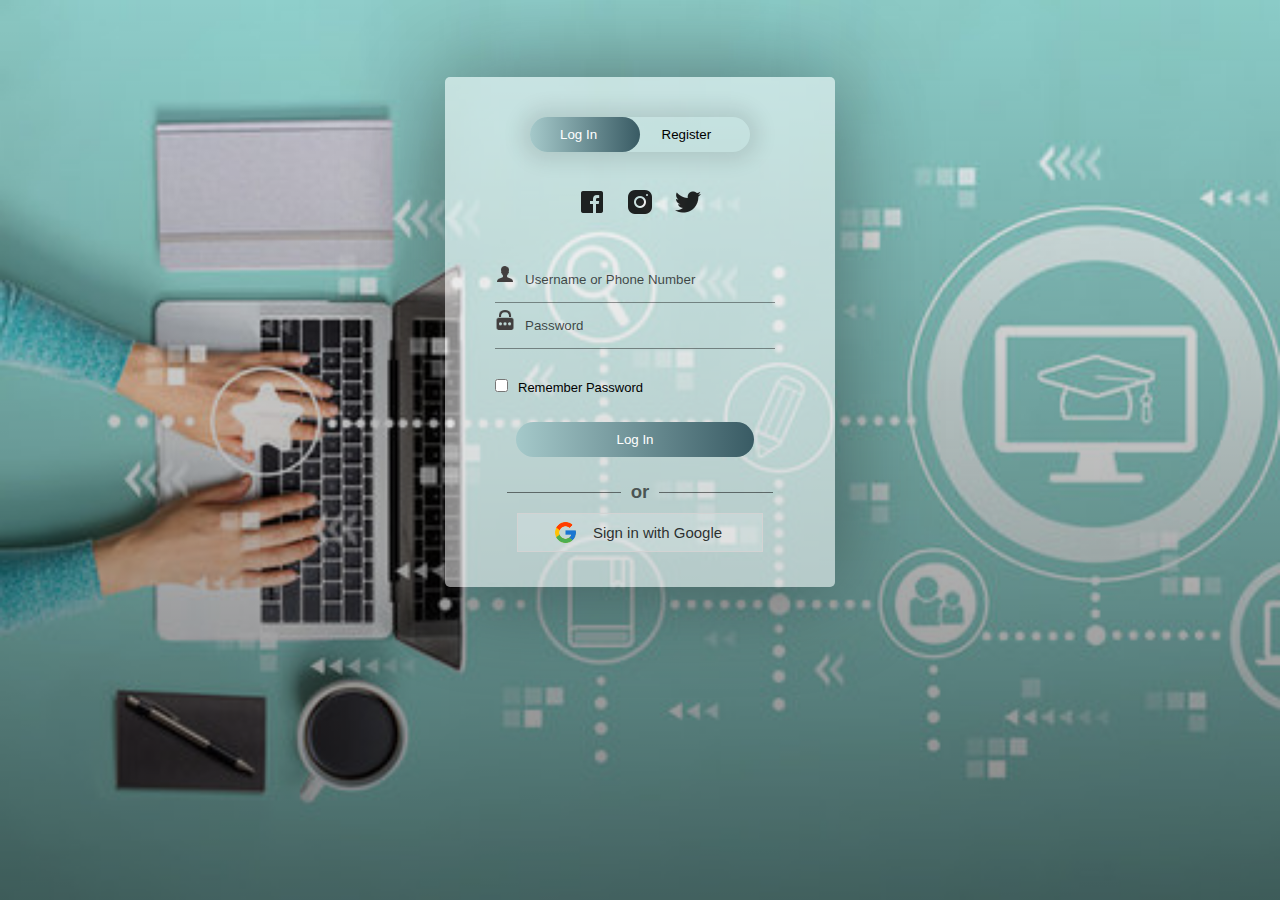
<file: login.html>
<!DOCTYPE html>
<html>
<head>
	<link rel="shortcut icon" type="png" href="images/icon/favicon.png">
	<title>Login SignUp</title>
	<link rel="stylesheet" type="text/css" href="loginStyle.css">
	<script src="https://ajax.googleapis.com/ajax/libs/jquery/3.4.1/jquery.min.js"></script>

  <!-- It will redirect to the Home Page after submitting the form -->
  <script>
  $(document).ready(function(){
    $("form").submit(function(){
      alert("Great Job !");
    });
  });
  </script>
</head>
<body>
		<div class="form-box">
			<div class="button-box">
				<div id="btn"></div>
				<button type="button" class="toggle-btn" id="log" onclick="login()" style="color: #fff;">Log In</button>
				<button type="button" class="toggle-btn" id="reg" onclick="register()">Register</button>
			</div>
			<div class="social-icons">
				<img src="images/icon/fb2.png">
				<img src="images/icon/insta2.png">
				<img src="images/icon/tt2.png">
			</div>
			
			<!-- Login Form -->
			<form id="login" class="input-group" action="index.html">
				<div class="inp">
					<img src="images/icon/user.png"><input type="text" id="email" class="input-field" placeholder="Username or Phone Number" style="width: 88%; border:none;" required="required">
				</div>
				<div class="inp">
					<img src="images/icon/password.png"><input type="password" id="password" class="input-field" placeholder="Password" style="width: 88%; border: none;" required="required">
				</div>
				<input type="checkbox" class="check-box">Remember Password
				<button type="submit" class="submit-btn">Log In</button>
			</form>


			<div class="other" id="other">
				<div class="instead">
					<h3>or</h3>
				</div>
				<button class="connect" onclick="google()">
					<img src="images/icon/google.png"><span>Sign in with Google</span>
				</button>
			</div>
			
			<!-- Registration Form -->
			<form id="register" class="input-group">
				<input type="text" class="input-field" placeholder="Full Name" required="required">
				<input type="email" class="input-field" placeholder="Email Address" required="required">
				<input type="password" class="input-field" placeholder="Create Password" name="psame" required="required">
				<input type="password" class="input-field" placeholder="Confirm Password" name="psame" required="required">
				<input type="checkbox" class="check-box" id="chkAgree" onclick="goFurther()">I agree to the Terms & Conditions
				<button type="submit" id="btnSubmit" class="submit-btn reg-btn">Register</button>
			</form>
		</div>
		<script type="text/javascript" src="script.js"></script>
</body>
</html>
</file>
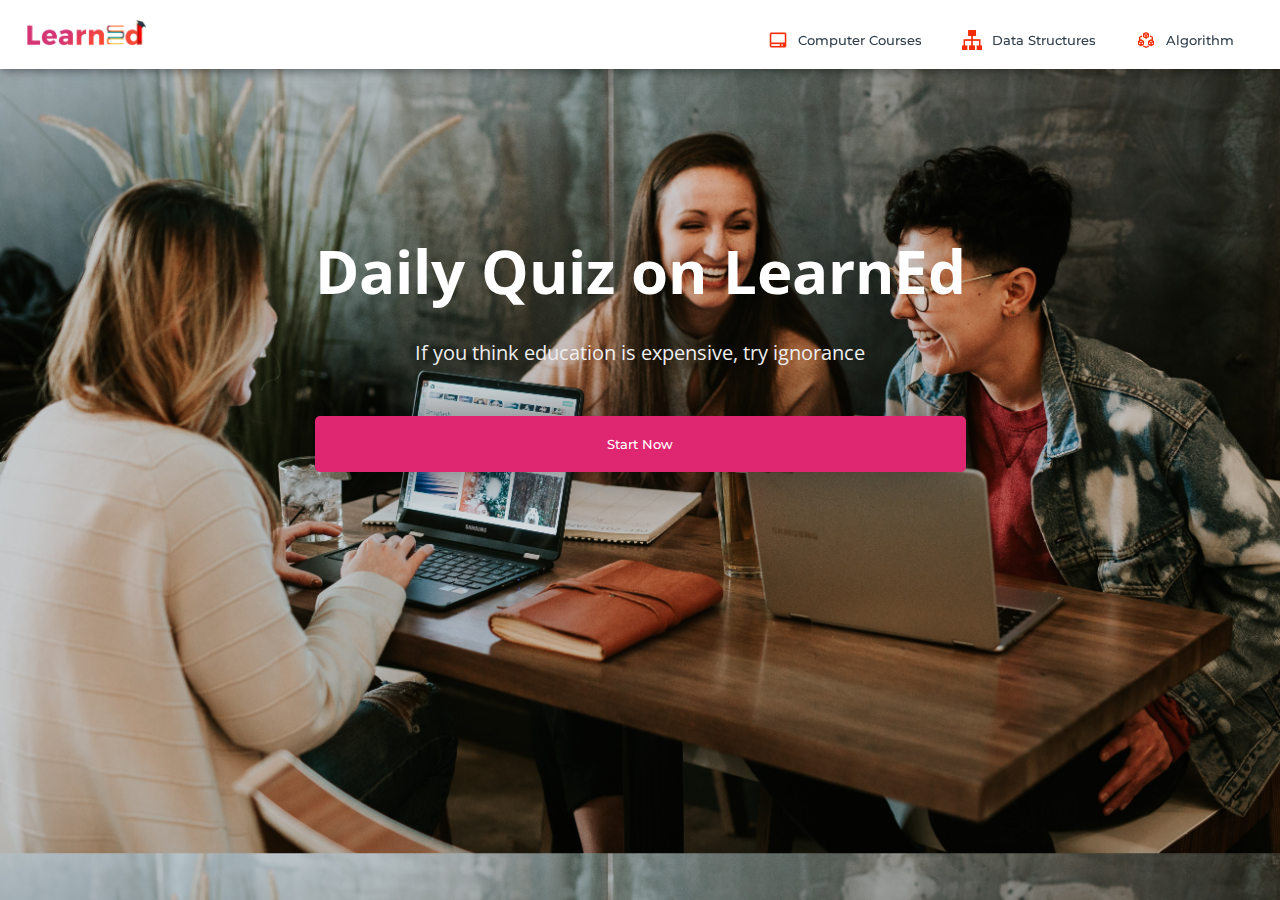
<file: subjects/algorithm.html>
<!DOCTYPE html>
<html>
<head>
	<link rel="shortcut icon" type="png" href="../images/icon/favicon.png">
	<title>Quiz on LearnEd</title>
	<link rel="stylesheet" type="text/css" href="quizStyle.css">
	<script type="text/javascript" src="../script.js"></script>
</head>
<body>
	
<!-- NAVIGATION -->
	<header>
		<div class="nav" id="nav">
			<div id="learned-logo">
			<a href="../index.html"><img src="../images/icon/logo.png" style="width: 120px;"></a></div>
			<div class="switch-tab" id="switch-tab" onclick="switchTAB()"><img src="../images/icon/menu.png"></div>
			<ul id="list-switch">
				
				<li><a href="computer_courses.html"><img src="../images/courses/computer.png" class="icon">Computer Courses</a></li>
				<li><a href="computer_courses.html#data"><img src="../images/courses/data.png" class="icon">Data Structures</a></li>
				<li><a href="computer_courses.html#algo"><img src="../images/courses/algo.png" class="icon">Algorithm</a></li>

			</ul>
			<div class="search" id="search-switch">
				<input type="search" placeholder="Search" class="srch"><button id="srchbtn"><img src="../images/icon/search.png"></button>
			</div>
		</div>
	</header>
	

<!-- MAIN Heading of Page -->
	<div class="title" id="title">
		<span>Daily Quiz on LearnEd</span>
		<div class="shortdesc"><br>
			<p>If you think education is expensive, try ignorance</p>
		</div>
		<button onclick="startquiz()">Start Now</button>
	</div>


<div class="panel" id="panel">
	
	<div class="left-side" id="left">
		<ul>
			<li onclick="quizt(1)">HOME</li>
			<li onclick="quizt(2)">JEE Mains</li>
			<li onclick="quizt(3)">JEE Advanced</li>
			<li onclick="quizt(4)">GATE</li>
			<li onclick="quizt(5)">C/C++</li>
			<li onclick="quizt(6)">Java</li>
			<li onclick="quizt(7)">Python</li>
			<li onclick="quizt(8)">JavaScript</li>
			<li onclick="quizt(9)">Data Structures</li>
			<li onclick="quizt(10)">Algorithm</li>
			<li onclick="quizt(11)">Interview Questions</li>
		</ul>
	</div>

	<div class="right-side" id="right">
		<div id="quiz-container">
			
			<div id="f1"><div class="quiz-frame main-frame"></div></div>

			<div id="f2"><iframe class="quiz-frame" src="https://docs.google.com/forms/d/e/1FAIpQLSe3hXLPuiQGqj1n3IeeAzM8YLNpgJIIk_zfteoEdWka4X3wxQ/viewform?embedded=true" frameborder="0" marginheight="0" marginwidth="0">Loading…</iframe></div>
			
			<div id="f3"><iframe class="quiz-frame" src="https://docs.google.com/forms/d/e/1FAIpQLSeVTLsd_AqZGpbIMnZRm20OKrjjiYSirWBjfCHpWtAsMQU--g/viewform?embedded=true" frameborder="0" marginheight="0" marginwidth="0">Loading…</iframe></div>
			
			<div id="f4"><iframe class="quiz-frame" src="https://docs.google.com/forms/d/e/1FAIpQLSdjSKZhQp5jqqR34zD_uWMtgXr18F9pdK6YqcafLSP6J7VZjw/viewform?embedded=true" frameborder="0" marginheight="0" marginwidth="0">Loading…</iframe></div>

			<div id="f5"><iframe class="quiz-frame" src="https://docs.google.com/forms/d/e/1FAIpQLSe1xs1-41MAbLN7KkXrJwtGdbl5ydxe_vX_nmFRjf6c0wtYkA/viewform?embedded=true"  frameborder="0" marginheight="0" marginwidth="0">Loading…</iframe></iframe></div>
			
			<div id="f6"><iframe class="quiz-frame" src="https://docs.google.com/forms/d/e/1FAIpQLSdHFDm_BakVxro_zJI78OF2OLJpXgDzzaAVMHD9hptWlXBSpA/viewform?embedded=true" frameborder="0" marginheight="0" marginwidth="0">Loading…</iframe></div>
			
			<div id="f7"><iframe class="quiz-frame" src="https://docs.google.com/forms/d/e/1FAIpQLSdgD7yFEJtqpkImDiLAaQ7w9VcsO688gr1V3Gl7FqwM5yXtWQ/viewform?embedded=true" frameborder="0" marginheight="0" marginwidth="0">Loading…</iframe></div>

			<div id="f8"><iframe class="quiz-frame" src="https://docs.google.com/forms/d/e/1FAIpQLSchDBnai_Aup7YFJQegg4z-qoB338p010VgZRxBYDT17xoRew/viewform?embedded=true" frameborder="0" marginheight="0" marginwidth="0">Loading…</iframe></div>

			<div id="f9"><iframe class="quiz-frame" src="https://docs.google.com/forms/d/e/1FAIpQLSfY5oIAz4R9Ty-LBpx7h4th6OJ0-RkrxIlLslRV4NjwwW8_uw/viewform?embedded=true" frameborder="0" marginheight="0" marginwidth="0">Loading…</iframe></div>
			
			<div id="f10"><iframe class="quiz-frame" src="https://docs.google.com/forms/d/e/1FAIpQLSflwS89sG7H98J9vFgFqJgsKaZ5gpq3yUlOiW3up7RQQ-qRnw/viewform?embedded=true" frameborder="0" marginheight="0" marginwidth="0">Loading…</iframe></div>

			<div id="f11"><iframe class="quiz-frame" src="https://docs.google.com/forms/d/e/1FAIpQLSe_aS8-CMNFdUzI1UE73zahC2bmMwJkmB6FJXPIeKbLIBqB4Q/viewform?embedded=true" frameborder="0" marginheiclass="quiz-frame" ght="0" marginwidth="0">Loading…</iframe></div>

		</div>
	</div>

</div>

	<script type="text/javascript" src="../script.js"></script>
</body>
</html>
</file>
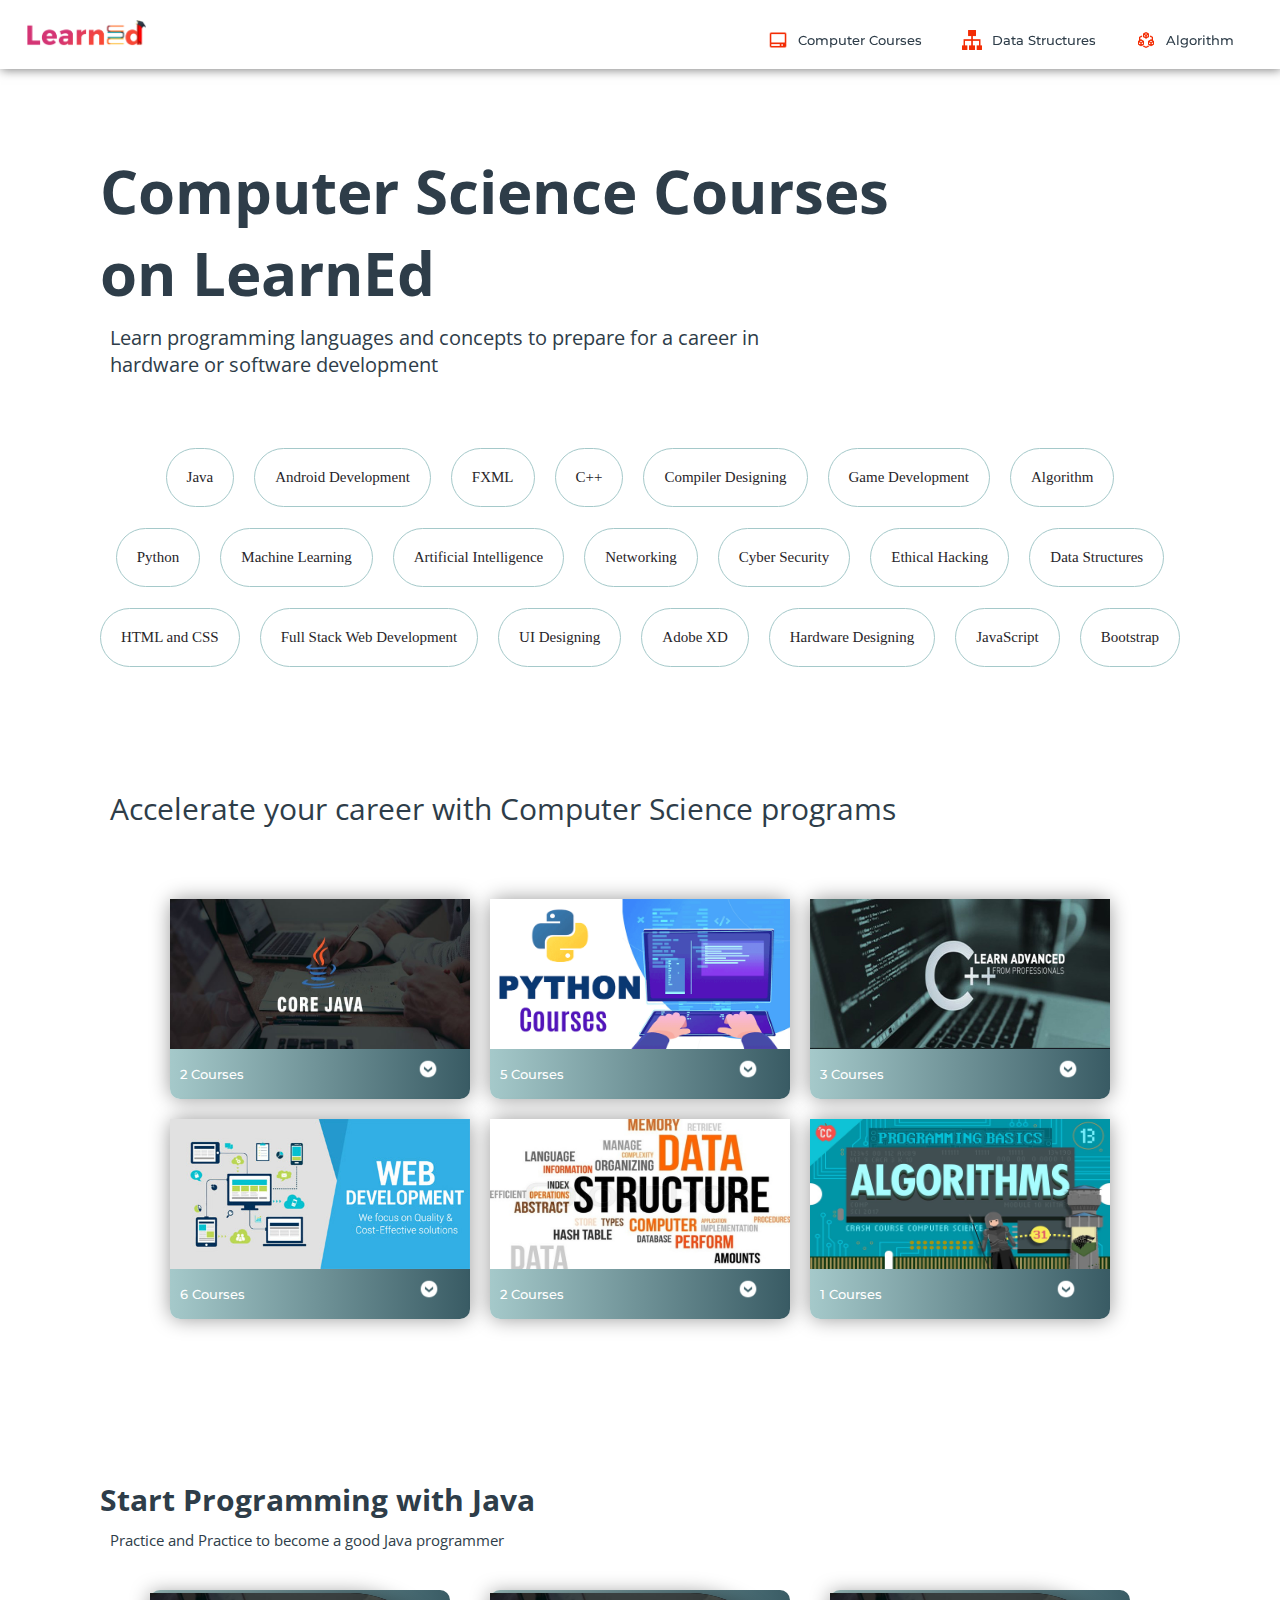
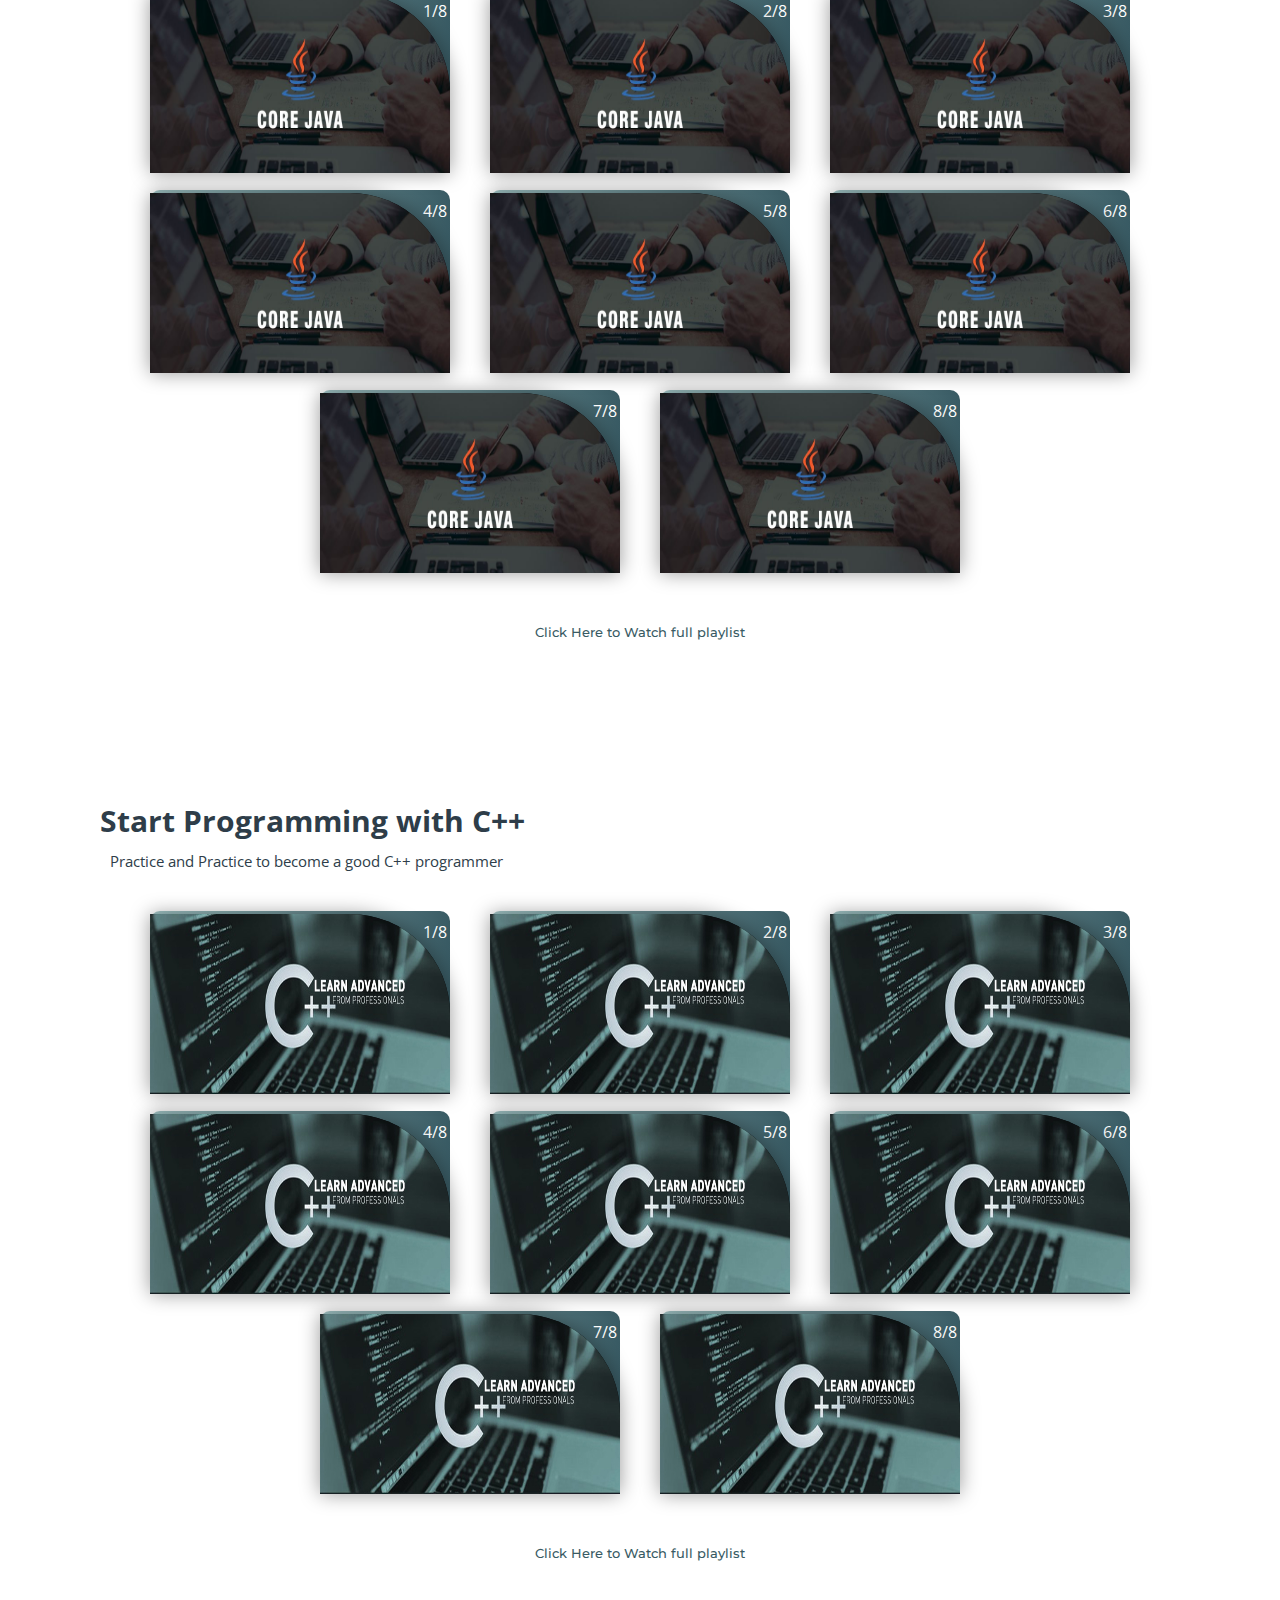
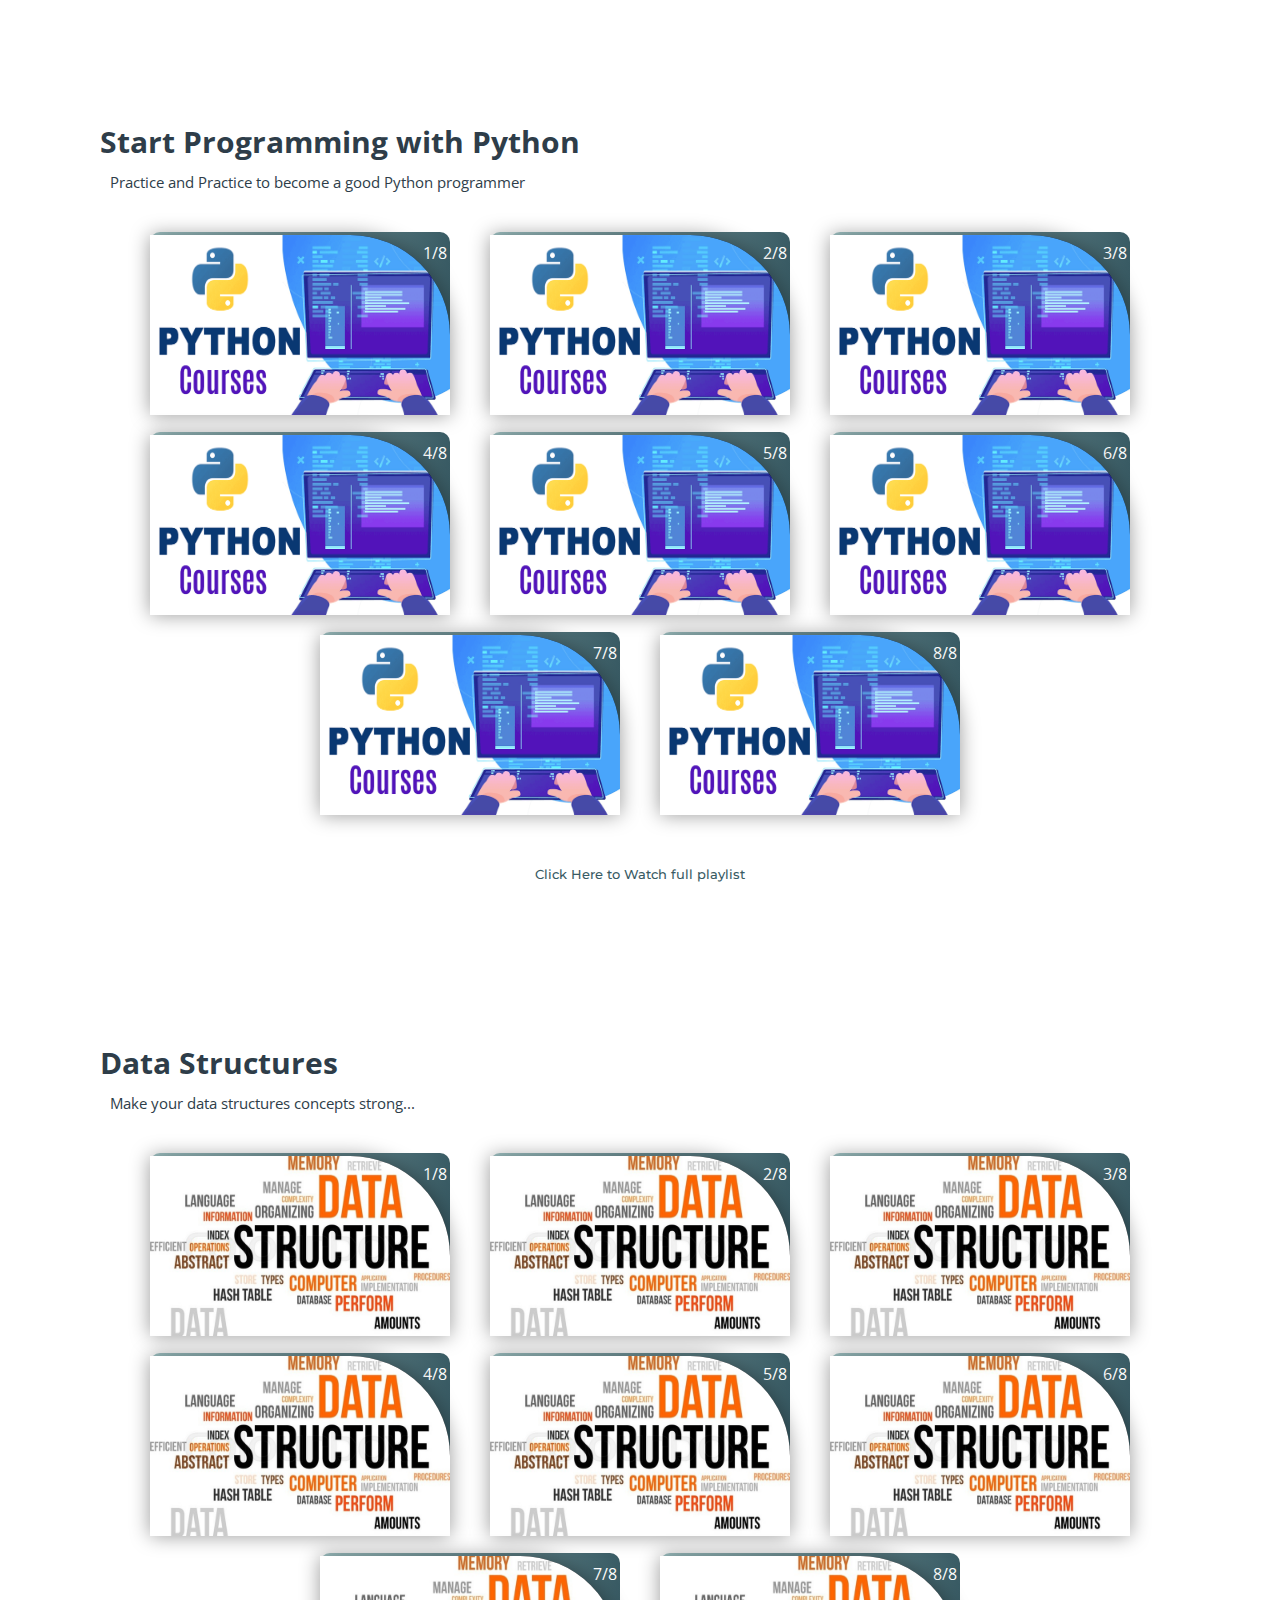
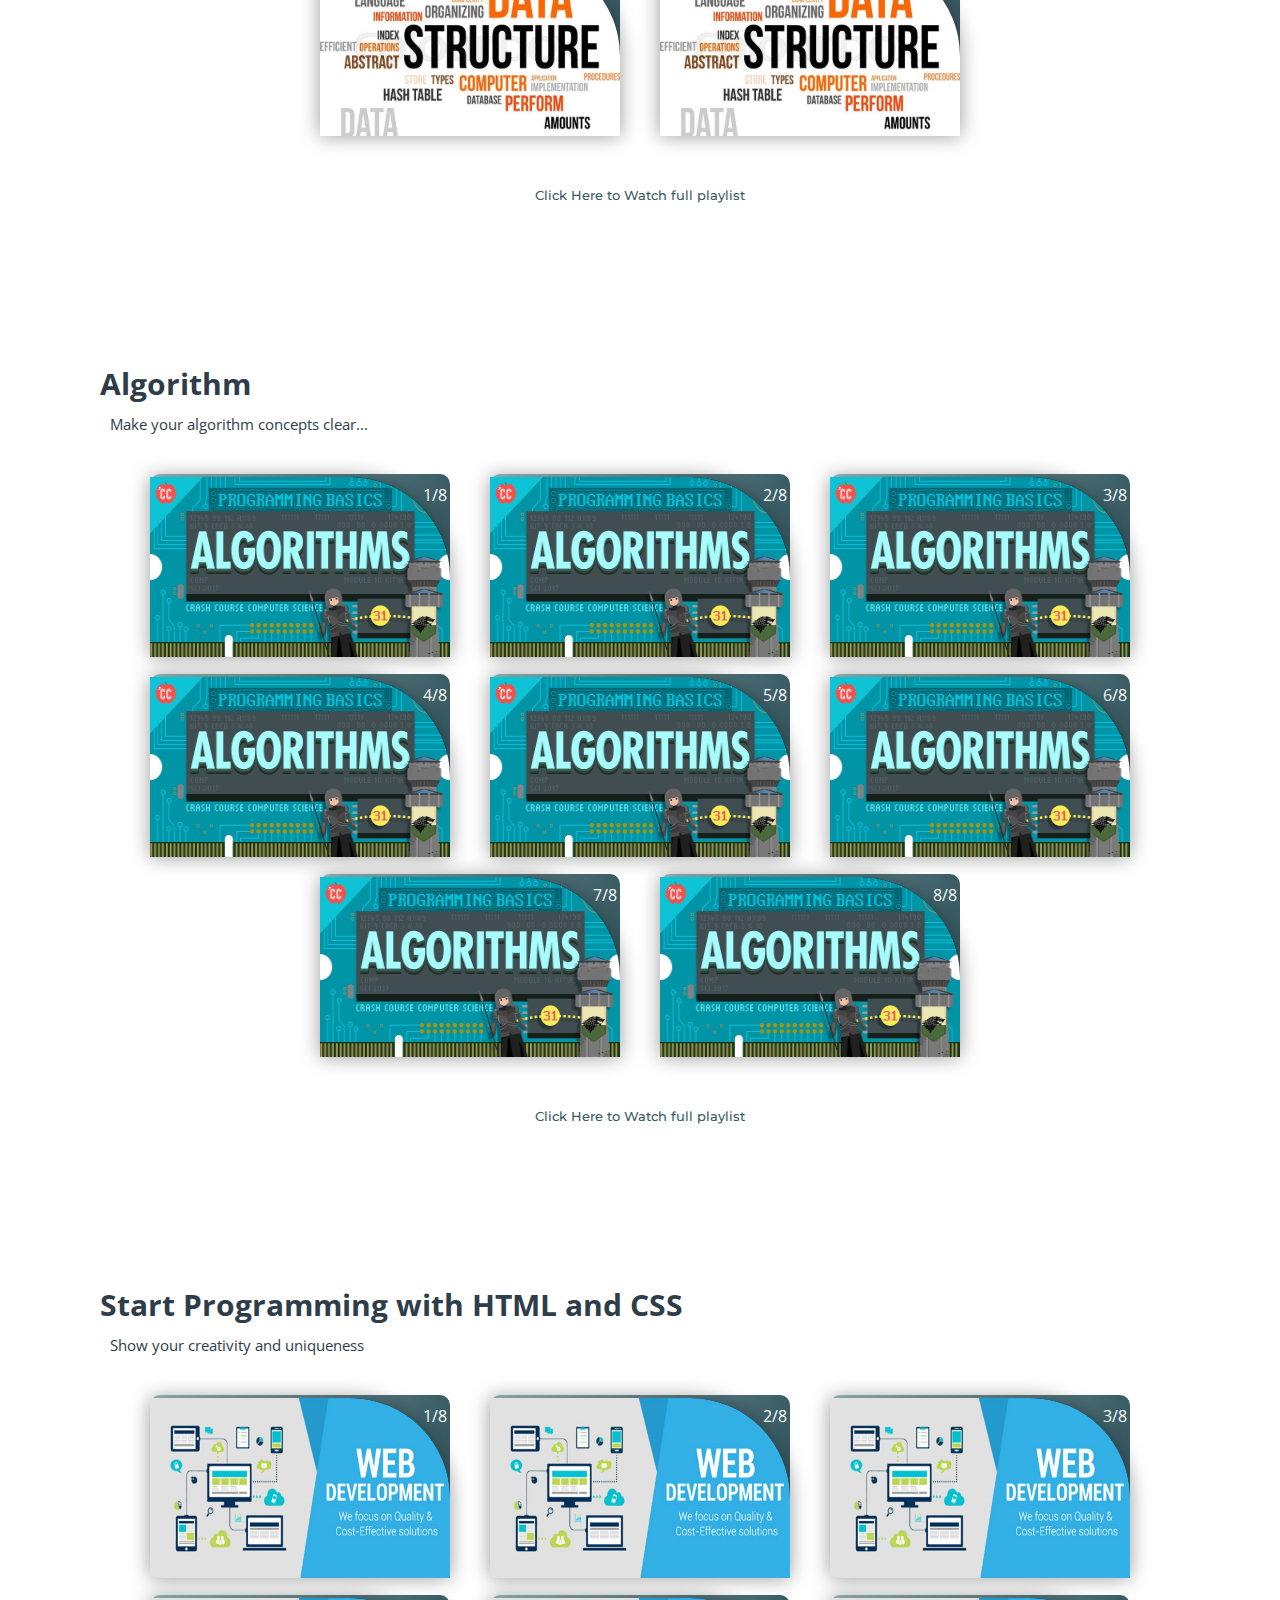
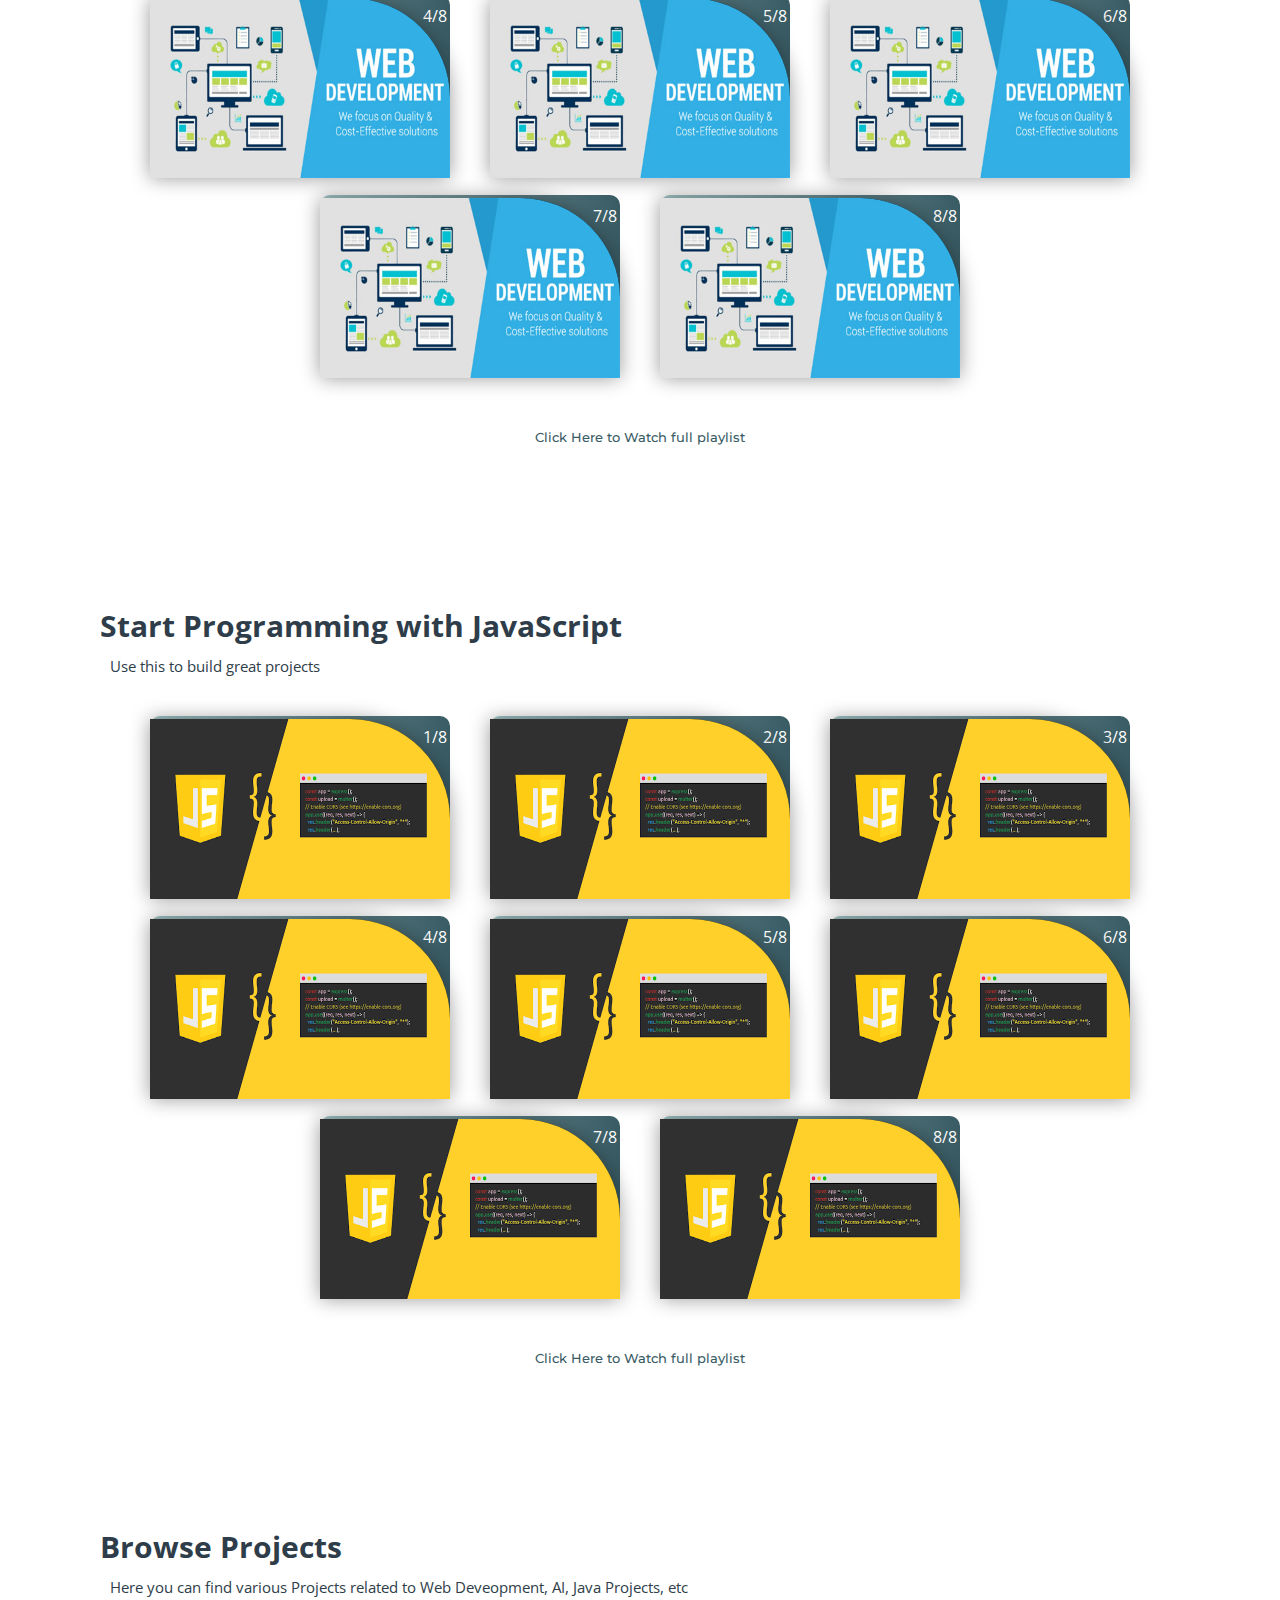
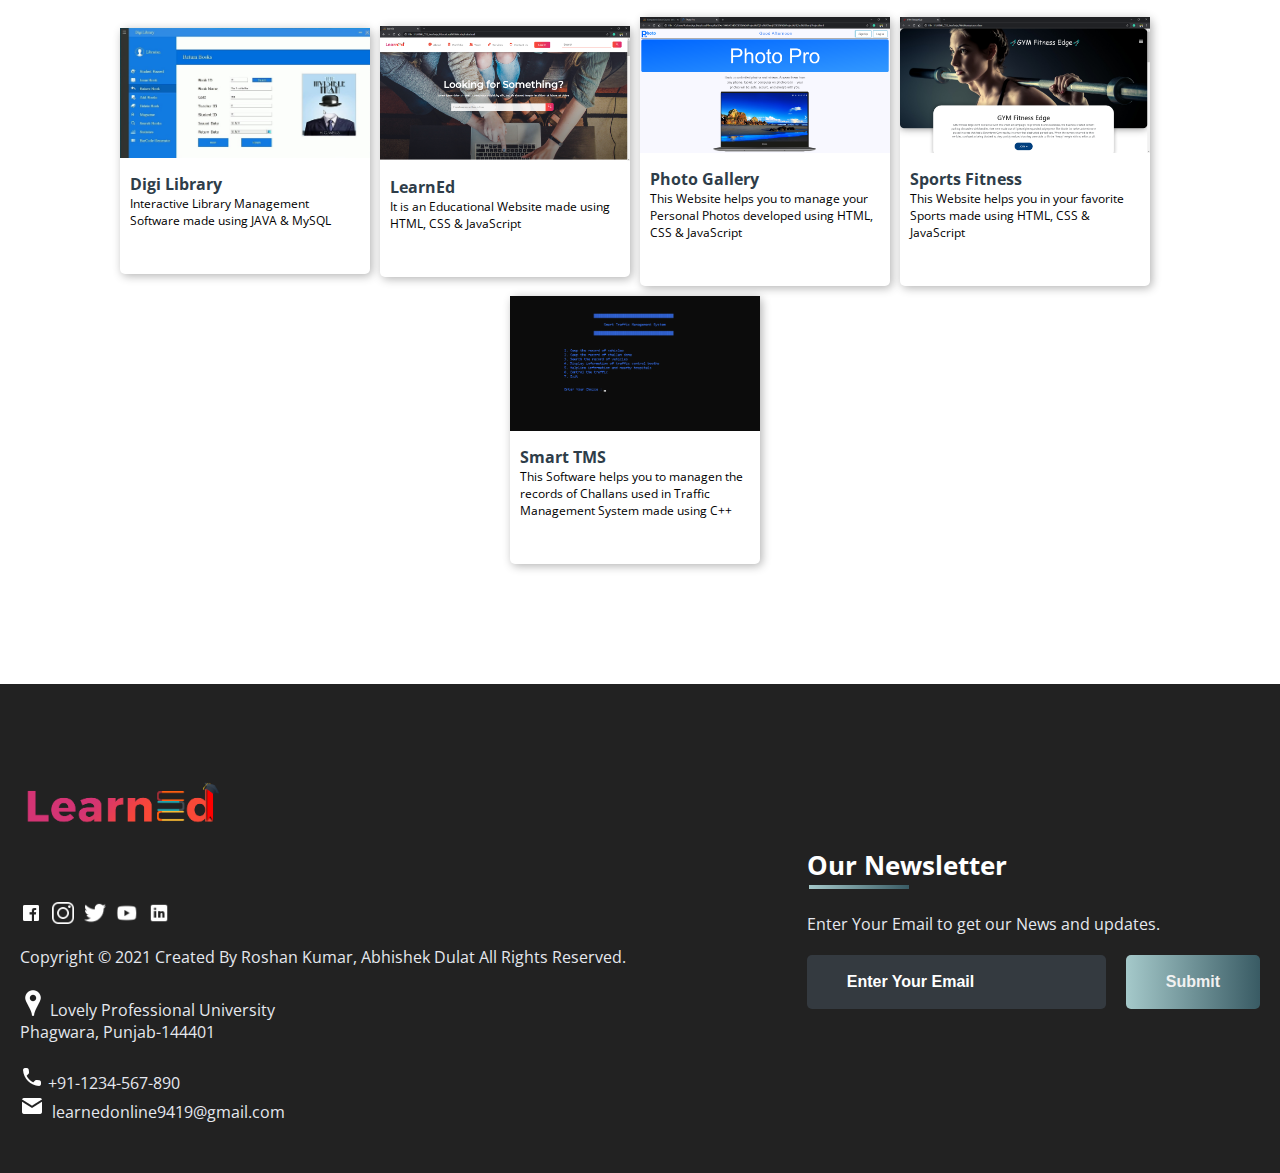
<file: subjects/computer_courses.html>
<!DOCTYPE html>
<html>
<head>
	<link rel="shortcut icon" type="png" href="../images/icon/favicon.png">
	<title>Computer Science Courses on LearnEd</title>
	<link rel="stylesheet" type="text/css" href="subjects.css">
	<script type="text/javascript" src="../script.js"></script>
</head>
<body>
	
<!-- NAVIGATION -->
	<header>
		<div class="nav" id="nav">
			<div id="learned-logo">
			<a href="../index.html"><img src="../images/icon/logo.png" style="width: 120px;"></a></div>
			<div class="switch-tab" id="switch-tab" onclick="switchTAB()"><img src="../images/icon/menu.png"></div>
			<ul id="list-switch">
				<li><a href="#"><img src="../images/courses/computer.png" class="icon">Computer Courses</a></li>
				<li><a href="#data"><img src="../images/courses/data.png" class="icon">Data Structures</a></li>
				<li><a href="#algo"><img src="../images/courses/algo.png" class="icon">Algorithm</a></li>
				
			</ul>
			<div class="search" id="search-switch">
				<input type="search" placeholder="Search" class="srch"><button id="srchbtn"><img src="../images/icon/search.png"></button>
			</div>
		</div>
	</header>
	

<!-- MAIN Heading of Page -->
	<div class="title">
		<span>Computer Science Courses<br>on LearnEd</span>
		<div class="shortdesc">
			<p>Learn programming languages and concepts to prepare for a career in<br>hardware or software development</p>
		</div>
	</div>


<!-- Some KeyWords related to Topic -->
	<div class="course">
		<div class="cbox">
		<div class="det"><a href="#java">Java</a></div>
		<div class="det"><a href="https://developer.android.com/">Android Development</a></div>
		<div class="det"><a href="https://docs.oracle.com/javafx/2/get_started/fxml_tutorial.htm">FXML</a></div>
		<div class="det"><a href="#c++">C++</a></div>
		<div class="det"><a href="https://www.geeksforgeeks.org/introduction-of-compiler-design/">Compiler Designing</a></div>
		<div class="det"><a href="https://www.coursera.org/specializations/game-design-and-development">Game Development</a></div>
		<div class="det"><a href="#algo">Algorithm</a></div>
		</div>
		<div class="cbox">
		<div class="det"><a href="#python">Python</a></div>
		<div class="det"><a href="https://www.coursera.org/learn/machine-learning">Machine Learning</a></div>
		<div class="det"><a href="https://en.wikipedia.org/wiki/Artificial_intelligence">Artificial Intelligence</a></div>
		<div class="det"><a href="https://en.wikipedia.org/wiki/Network">Networking</a></div>
		<div class="det"><a href="https://www.kaspersky.co.in/resource-center/definitions/what-is-cyber-security">Cyber Security</a></div>
		<div class="det"><a href="https://www.eccouncil.org/ethical-hacking/">Ethical Hacking</a></div>
		<div class="det"><a href="#data">Data Structures</a></div>
		</div>
		<div class="cbox">
		<div class="det"><a href="#html_css">HTML and CSS</a></div>
		<div class="det"><a href="https://www.udacity.com/course/full-stack-web-developer-nanodegree--nd0044">Full Stack Web Development</a></div>
		<div class="det"><a href="https://uxplanet.org/what-is-ui-vs-ux-design-and-the-difference-d9113f6612de?gi=6d9d13f4cc95">UI Designing</a></div>
		<div class="det"><a href="https://www.adobe.com/in/products/xd.html">Adobe XD</a></div>
		<div class="det"><a href="https://www.sciencedirect.com/topics/computer-science/hardware-design">Hardware Designing</a></div>
		<div class="det"><a href="#javascript">JavaScript</a></div>
		<div class="det"><a href="#html_css">Bootstrap</a></div>
		</div>
	</div>


<!-- Courses Available -->
	<div class="inbt">
		Accelerate your career with Computer Science programs
	</div>

	<div class="ccard">
	<center>
		<div class="ccardbox">
			<div class="dcard">
				<div class="fpart"><img src="../images/courses/java-course.jpg"></div>
				<a href="#java"><div class="spart">2 Courses <img src="../images/icon/dropdown.png"></div></a>
			</div>
			<div class="dcard">
				<div class="fpart"><img src="../images/courses/python-course.png"></div>
				<a href="#python"><div class="spart">5 Courses <img src="../images/icon/dropdown.png"></div></a>
			</div>
			<div class="dcard">
				<div class="fpart"><img src="../images/courses/c-course.jpg"></div>
				<a href="#c++"><div class="spart">3 Courses <img src="../images/icon/dropdown.png"></div></a>
			</div>
		</div>
		<div class="ccardbox">
			<div class="dcard">
				<div class="fpart"><img src="../images/courses/web-course.jpg"></div>
				<a href="#html_css"><div class="spart">6 Courses <img src="../images/icon/dropdown.png"></div></a>
			</div>
			<div class="dcard">
				<div class="fpart"><img src="../images/courses/data-course.jpg"></div>
				<a href="#data"><div class="spart">2 Courses <img src="../images/icon/dropdown.png"></div></a>
			</div>
			<div class="dcard">
				<div class="fpart"><img src="../images/courses/algo-course.jpg"></div>
				<a href="#algo"><div class="spart">1 Courses <img src="../images/icon/dropdown.png"></div></a>
			</div>
		</div>
	</center>
	</div>


<!-- Videos on JAVA Lectures -->
	<div class="title2" id="java">
		<span>Start Programming with Java</span>
		<div class="shortdesc2">
			<p>Practice and Practice to become a good Java programmer</p>
		</div>
	</div>
	
	<center>
		<div class="ccardbox2">
			<div class="dcard2"><span class="tag" >1/8</span>
				<div class="fpart2">
					<img src="../images/courses/java-course.jpg">
					<iframe src="https://www.youtube.com/embed/IsLyduxZ9sc" frameborder="0" allow="accelerometer; autoplay; encrypted-media; gyroscope; picture-in-picture" allowfullscreen></iframe>
				</div>
			</div>
			<div class="dcard2"><span class="tag" >2/8</span>
				<div class="fpart2">
					<img src="../images/courses/java-course.jpg">
					<iframe src="https://www.youtube.com/embed/U_vuESBFEpE" frameborder="0" allow="accelerometer; autoplay; encrypted-media; gyroscope; picture-in-picture" allowfullscreen></iframe>
				</div>
			</div>
			<div class="dcard2"><span class="tag" >3/8</span>
				<div class="fpart2">
					<img src="../images/courses/java-course.jpg">
					<iframe src="https://www.youtube.com/embed/7i8vbPA37y0" frameborder="0" allow="accelerometer; autoplay; encrypted-media; gyroscope; picture-in-picture" allowfullscreen></iframe>
				</div>
			</div>
			<div class="dcard2"><span class="tag" >4/8</span>
				<div class="fpart2">
					<img src="../images/courses/java-course.jpg">
					<iframe src="https://www.youtube.com/embed/FB47F-QIk3k" frameborder="0" allow="accelerometer; autoplay; encrypted-media; gyroscope; picture-in-picture" allowfullscreen></iframe>
				</div>
			</div>
			<div class="dcard2"><span class="tag" >5/8</span>
				<div class="fpart2">
					<img src="../images/courses/java-course.jpg">
					<iframe src="https://www.youtube.com/embed/8qyVcHJ1Et4" frameborder="0" allow="accelerometer; autoplay; encrypted-media; gyroscope; picture-in-picture" allowfullscreen></iframe>
				</div>
			</div>
			<div class="dcard2"><span class="tag" >6/8</span>
				<div class="fpart2">
					<img src="../images/courses/java-course.jpg">
					<iframe src="https://www.youtube.com/embed/N53Vf8HGd-0" frameborder="0" allow="accelerometer; autoplay; encrypted-media; gyroscope; picture-in-picture" allowfullscreen></iframe>
				</div>
			</div>
			<div class="dcard2"><span class="tag" >7/8</span>
				<div class="fpart2">
					<img src="../images/courses/java-course.jpg">
					<iframe src="https://www.youtube.com/embed/slz2Vc904Qg" frameborder="0" allow="accelerometer; autoplay; encrypted-media; gyroscope; picture-in-picture" allowfullscreen></iframe>
				</div>
			</div>
			<div class="dcard2"><span class="tag" >8/8</span>
				<div class="fpart2">
					<img src="../images/courses/java-course.jpg">
					<iframe src="https://www.youtube.com/embed/Q0NVRQP1Z5g" frameborder="0" allow="accelerometer; autoplay; encrypted-media; gyroscope; picture-in-picture" allowfullscreen></iframe>
				</div>
			</div>
		</div>
	</center>
	<br><br>
	<div class="click-me">
		<a href="https://www.youtube.com/watch?v=IsLyduxZ9sc&list=PLX9Zi6XTqOKQ7TdRz0QynGIKuMV9Q2H8E" target="_blank">Click Here to Watch full playlist</a>
	</div>

<!-- Videos on C++ Lectures -->

	<div class="title2" id="c++">
		<span>Start Programming with C++</span>
		<div class="shortdesc2">
			<p>Practice and Practice to become a good C++ programmer</p>
		</div>
	</div>
	<center>
		<div class="ccardbox2">
			<div class="dcard2"><span class="tag" >1/8</span>
				<div class="fpart2"><img src="../images/courses/c-course.jpg">
					<iframe src="https://www.youtube.com/embed/Iuo9PpGE04Y" frameborder="0" allow="accelerometer; autoplay; encrypted-media; gyroscope; picture-in-picture" allowfullscreen></iframe>
				</div>
			</div>
			<div class="dcard2"><span class="tag" >2/8</span>
				<div class="fpart2"><img src="../images/courses/c-course.jpg">
					<iframe src="https://www.youtube.com/embed/52dHKRD7cdg" frameborder="0" allow="accelerometer; autoplay; encrypted-media; gyroscope; picture-in-picture" allowfullscreen></iframe>
				</div>
			</div>
			<div class="dcard2"><span class="tag" >3/8</span>
				<div class="fpart2"><img src="../images/courses/c-course.jpg">
					<iframe src="https://www.youtube.com/embed/Iuo9PpGE04Y" frameborder="0" allow="accelerometer; autoplay; encrypted-media; gyroscope; picture-in-picture" allowfullscreen></iframe>
				</div>
			</div>
			<div class="dcard2"><span class="tag" >4/8</span>
				<div class="fpart2"><img src="../images/courses/c-course.jpg">
					<iframe src="https://www.youtube.com/embed/Iuo9PpGE04Y" frameborder="0" allow="accelerometer; autoplay; encrypted-media; gyroscope; picture-in-picture" allowfullscreen></iframe>
				</div>
			</div>
		
			<div class="dcard2"><span class="tag" >5/8</span>
				<div class="fpart2"><img src="../images/courses/c-course.jpg">
					<iframe src="https://www.youtube.com/embed/Iuo9PpGE04Y" frameborder="0" allow="accelerometer; autoplay; encrypted-media; gyroscope; picture-in-picture" allowfullscreen></iframe>
				</div>
			</div>
			<div class="dcard2"><span class="tag" >6/8</span>
				<div class="fpart2"><img src="../images/courses/c-course.jpg">
					<iframe src="https://www.youtube.com/embed/Iuo9PpGE04Y" frameborder="0" allow="accelerometer; autoplay; encrypted-media; gyroscope; picture-in-picture" allowfullscreen></iframe>
				</div>
			</div>
			<div class="dcard2"><span class="tag" >7/8</span>
				<div class="fpart2"><img src="../images/courses/c-course.jpg">
					<iframe src="https://www.youtube.com/embed/Iuo9PpGE04Y" frameborder="0" allow="accelerometer; autoplay; encrypted-media; gyroscope; picture-in-picture" allowfullscreen></iframe>
				</div>
			</div>
			<div class="dcard2"><span class="tag" >8/8</span>
				<div class="fpart2"><img src="../images/courses/c-course.jpg">
					<iframe src="https://www.youtube.com/embed/Iuo9PpGE04Y" frameborder="0" allow="accelerometer; autoplay; encrypted-media; gyroscope; picture-in-picture" allowfullscreen></iframe>
				</div>
			</div>
		</div>
	</center>
<br><br>
	<div class="click-me">
		<a href="https://www.youtube.com/watch?v=Iuo9PpGE04Y&feature=youtu.be" target="_blank">Click Here to Watch full playlist</a>
	</div>

<!-- Videos on PYTHON Lectures -->

	<div class="title2" id="python">
		<span>Start Programming with Python</span>
		<div class="shortdesc2">
			<p>Practice and Practice to become a good Python programmer</p>
		</div>
	</div>
	<center>
		<div class="ccardbox2">
			<div class="dcard2"><span class="tag" >1/8</span>
				<div class="fpart2"><img src="../images/courses/python-course.png">
					<iframe src="https://www.youtube.com/embed/QXeEoD0pB3E" frameborder="0" allow="accelerometer; autoplay; encrypted-media; gyroscope; picture-in-picture" allowfullscreen></iframe>
				</div>
			</div>
			<div class="dcard2"><span class="tag" >2/8</span>
				<div class="fpart2"><img src="../images/courses/python-course.png">
					<iframe src="https://www.youtube.com/embed/QXeEoD0pB3E" frameborder="0" allow="accelerometer; autoplay; encrypted-media; gyroscope; picture-in-picture" allowfullscreen></iframe>
				</div>
			</div>
			<div class="dcard2"><span class="tag" >3/8</span>
				<div class="fpart2"><img src="../images/courses/python-course.png">
					<iframe src="https://www.youtube.com/embed/QXeEoD0pB3E" frameborder="0" allow="accelerometer; autoplay; encrypted-media; gyroscope; picture-in-picture" allowfullscreen></iframe>
				</div>
			</div>
			<div class="dcard2"><span class="tag" >4/8</span>
				<div class="fpart2"><img src="../images/courses/python-course.png">
					<iframe src="https://www.youtube.com/embed/QXeEoD0pB3E" frameborder="0" allow="accelerometer; autoplay; encrypted-media; gyroscope; picture-in-picture" allowfullscreen></iframe>
				</div>
			</div>
		
			<div class="dcard2"><span class="tag" >5/8</span>
				<div class="fpart2"><img src="../images/courses/python-course.png">
					<iframe src="https://www.youtube.com/embed/QXeEoD0pB3E" frameborder="0" allow="accelerometer; autoplay; encrypted-media; gyroscope; picture-in-picture" allowfullscreen></iframe>
				</div>
			</div>
			<div class="dcard2"><span class="tag" >6/8</span>
				<div class="fpart2"><img src="../images/courses/python-course.png">
					<iframe src="https://www.youtube.com/embed/QXeEoD0pB3E" frameborder="0" allow="accelerometer; autoplay; encrypted-media; gyroscope; picture-in-picture" allowfullscreen></iframe>
				</div>
			</div>
			<div class="dcard2"><span class="tag" >7/8</span>
				<div class="fpart2"><img src="../images/courses/python-course.png">
					<iframe src="https://www.youtube.com/embed/QXeEoD0pB3E" frameborder="0" allow="accelerometer; autoplay; encrypted-media; gyroscope; picture-in-picture" allowfullscreen></iframe>
				</div>
			</div>
			<div class="dcard2"><span class="tag" >8/8</span>
				<div class="fpart2"><img src="../images/courses/python-course.png">
					<iframe src="https://www.youtube.com/embed/QXeEoD0pB3E" frameborder="0" allow="accelerometer; autoplay; encrypted-media; gyroscope; picture-in-picture" allowfullscreen></iframe>
				</div>
			</div>
		</div>
	</center>

<br><br>
	<div class="click-me">
		<a href="https://youtu.be/QXeEoD0pB3E" target="_blank">Click Here to Watch full playlist</a>
	</div>
<!-- Videos on DATA STRUCTURES Lectures -->

	<div class="title2" id="data">
		<span>Data Structures</span>
		<div class="shortdesc2">
			<p>Make your data structures concepts strong...</p>
		</div>
	</div>
	<center>
		<div class="ccardbox2">
			<div class="dcard2"><span class="tag" >1/8</span>
				<div class="fpart2"><img src="../images/courses/data-course.jpg">
					<iframe src="https://www.youtube.com/embed/Db9ZYbJONHc" frameborder="0" allow="accelerometer; autoplay; encrypted-media; gyroscope; picture-in-picture" allowfullscreen></iframe>
				</div>
			</div>
			<div class="dcard2"><span class="tag" >2/8</span>
				<div class="fpart2"><img src="../images/courses/data-course.jpg">
					<iframe src="https://www.youtube.com/embed/Db9ZYbJONHc" frameborder="0" allow="accelerometer; autoplay; encrypted-media; gyroscope; picture-in-picture" allowfullscreen></iframe>
				</div>
			</div>
			<div class="dcard2"><span class="tag" >3/8</span>
				<div class="fpart2"><img src="../images/courses/data-course.jpg">
					<iframe src="https://www.youtube.com/embed/Db9ZYbJONHc" frameborder="0" allow="accelerometer; autoplay; encrypted-media; gyroscope; picture-in-picture" allowfullscreen></iframe>
				</div>
			</div>
			<div class="dcard2"><span class="tag" >4/8</span>
				<div class="fpart2"><img src="../images/courses/data-course.jpg">
					<iframe src="https://www.youtube.com/embed/Db9ZYbJONHc" frameborder="0" allow="accelerometer; autoplay; encrypted-media; gyroscope; picture-in-picture" allowfullscreen></iframe>
				</div>
			</div>
		
			<div class="dcard2"><span class="tag" >5/8</span>
				<div class="fpart2"><img src="../images/courses/data-course.jpg">
					<iframe src="https://www.youtube.com/embed/Db9ZYbJONHc" frameborder="0" allow="accelerometer; autoplay; encrypted-media; gyroscope; picture-in-picture" allowfullscreen></iframe>
				</div>
			</div>
			<div class="dcard2"><span class="tag" >6/8</span>
				<div class="fpart2"><img src="../images/courses/data-course.jpg">
					<iframe src="https://www.youtube.com/embed/Db9ZYbJONHc" frameborder="0" allow="accelerometer; autoplay; encrypted-media; gyroscope; picture-in-picture" allowfullscreen></iframe>
				</div>
			</div>
			<div class="dcard2"><span class="tag" >7/8</span>
				<div class="fpart2"><img src="../images/courses/data-course.jpg">
					<iframe src="https://www.youtube.com/embed/Db9ZYbJONHc" frameborder="0" allow="accelerometer; autoplay; encrypted-media; gyroscope; picture-in-picture" allowfullscreen></iframe>
				</div>
			</div>
			<div class="dcard2"><span class="tag" >8/8</span>
				<div class="fpart2"><img src="../images/courses/data-course.jpg">
					<iframe src="https://www.youtube.com/embed/Db9ZYbJONHc" frameborder="0" allow="accelerometer; autoplay; encrypted-media; gyroscope; picture-in-picture" allowfullscreen></iframe>
				</div>
			</div>
		</div>
	</center>
<br><br>
	<div class="click-me">
		<a href="https://www.youtube.com/watch?v=Db9ZYbJONHc" target="_blank">Click Here to Watch full playlist</a>
	</div>

<!-- Videos on ALGORITHM Lectures -->

	<div class="title2" id="algo">
		<span>Algorithm</span>
		<div class="shortdesc2">
			<p>Make your algorithm concepts clear...</p>
		</div>
	</div>
	<center>
		<div class="ccardbox2">
			<div class="dcard2"><span class="tag" >1/8</span>
				<div class="fpart2"><img src="../images/courses/algo-course.jpg">
					<iframe src="https://www.youtube.com/embed/0IAPZzGSbME" frameborder="0" allow="accelerometer; autoplay; encrypted-media; gyroscope; picture-in-picture" allowfullscreen></iframe>
				</div>
			</div>
			<div class="dcard2"><span class="tag" >2/8</span>
				<div class="fpart2"><img src="../images/courses/algo-course.jpg">
					<iframe src="https://www.youtube.com/embed/0IAPZzGSbME" frameborder="0" allow="accelerometer; autoplay; encrypted-media; gyroscope; picture-in-picture" allowfullscreen></iframe>
				</div>
			</div>
			<div class="dcard2"><span class="tag" >3/8</span>
				<div class="fpart2"><img src="../images/courses/algo-course.jpg">
					<iframe src="https://www.youtube.com/embed/0IAPZzGSbME" frameborder="0" allow="accelerometer; autoplay; encrypted-media; gyroscope; picture-in-picture" allowfullscreen></iframe>
				</div>
			</div>
			<div class="dcard2"><span class="tag" >4/8</span>
				<div class="fpart2"><img src="../images/courses/algo-course.jpg">
					<iframe src="https://www.youtube.com/embed/0IAPZzGSbME" frameborder="0" allow="accelerometer; autoplay; encrypted-media; gyroscope; picture-in-picture" allowfullscreen></iframe>
				</div>
			</div>
		
			<div class="dcard2"><span class="tag" >5/8</span>
				<div class="fpart2"><img src="../images/courses/algo-course.jpg">
					<iframe src="https://www.youtube.com/embed/0IAPZzGSbME" frameborder="0" allow="accelerometer; autoplay; encrypted-media; gyroscope; picture-in-picture" allowfullscreen></iframe>
				</div>
			</div>
			<div class="dcard2"><span class="tag" >6/8</span>
				<div class="fpart2"><img src="../images/courses/algo-course.jpg">
					<iframe src="https://www.youtube.com/embed/0IAPZzGSbME" frameborder="0" allow="accelerometer; autoplay; encrypted-media; gyroscope; picture-in-picture" allowfullscreen></iframe>
				</div>
			</div>
			<div class="dcard2"><span class="tag" >7/8</span>
				<div class="fpart2"><img src="../images/courses/algo-course.jpg">
					<iframe src="https://www.youtube.com/embed/0IAPZzGSbME" frameborder="0" allow="accelerometer; autoplay; encrypted-media; gyroscope; picture-in-picture" allowfullscreen></iframe>
				</div>
			</div>
			<div class="dcard2"><span class="tag" >8/8</span>
				<div class="fpart2"><img src="../images/courses/algo-course.jpg">
					<iframe src="https://www.youtube.com/embed/0IAPZzGSbME" frameborder="0" allow="accelerometer; autoplay; encrypted-media; gyroscope; picture-in-picture" allowfullscreen></iframe>
				</div>
			</div>
		</div>
	</center>
<br><br>
	<div class="click-me">
		<a href="https://www.youtube.com/watch?v=0IAPZzGSbME" target="_blank">Click Here to Watch full playlist</a>
	</div>

<!-- Videos on HTML and CSS Lectures -->

	<div class="title2" id="html_css">
		<span>Start Programming with HTML and CSS</span>
		<div class="shortdesc2">
			<p>Show your creativity and uniqueness</p>
		</div>
	</div>
	<center>
		<div class="ccardbox2">
			<div class="dcard2"><span class="tag" >1/8</span>
				<div class="fpart2"><img src="../images/courses/web-course.jpg">
					<iframe src="https://www.youtube.com/embed/TKYsuU86-DQ" frameborder="0" allow="accelerometer; autoplay; encrypted-media; gyroscope; picture-in-picture" allowfullscreen></iframe>
				</div>
			</div>
			<div class="dcard2"><span class="tag" >2/8</span>
				<div class="fpart2"><img src="../images/courses/web-course.jpg">
					<iframe src="https://www.youtube.com/embed/TKYsuU86-DQ" frameborder="0" allow="accelerometer; autoplay; encrypted-media; gyroscope; picture-in-picture" allowfullscreen></iframe>
				</div>
			</div>
			<div class="dcard2"><span class="tag" >3/8</span>
				<div class="fpart2"><img src="../images/courses/web-course.jpg">
					<iframe src="https://www.youtube.com/embed/TKYsuU86-DQ" frameborder="0" allow="accelerometer; autoplay; encrypted-media; gyroscope; picture-in-picture" allowfullscreen></iframe>
				</div>
			</div>
			<div class="dcard2"><span class="tag" >4/8</span>
				<div class="fpart2"><img src="../images/courses/web-course.jpg">
					<iframe src="https://www.youtube.com/embed/TKYsuU86-DQ" frameborder="0" allow="accelerometer; autoplay; encrypted-media; gyroscope; picture-in-picture" allowfullscreen></iframe>
				</div>
			</div>
		
			<div class="dcard2"><span class="tag" >5/8</span>
				<div class="fpart2"><img src="../images/courses/web-course.jpg">
					<iframe src="https://www.youtube.com/embed/TKYsuU86-DQ" frameborder="0" allow="accelerometer; autoplay; encrypted-media; gyroscope; picture-in-picture" allowfullscreen></iframe>
				</div>
			</div>
			<div class="dcard2"><span class="tag" >6/8</span>
				<div class="fpart2"><img src="../images/courses/web-course.jpg">
					<iframe src="https://www.youtube.com/embed/TKYsuU86-DQ" frameborder="0" allow="accelerometer; autoplay; encrypted-media; gyroscope; picture-in-picture" allowfullscreen></iframe>
				</div>
			</div>
			<div class="dcard2"><span class="tag" >7/8</span>
				<div class="fpart2"><img src="../images/courses/web-course.jpg">
					<iframe src="https://www.youtube.com/embed/TKYsuU86-DQ" frameborder="0" allow="accelerometer; autoplay; encrypted-media; gyroscope; picture-in-picture" allowfullscreen></iframe>
				</div>
			</div>
			<div class="dcard2"><span class="tag" >8/8</span>
				<div class="fpart2"><img src="../images/courses/web-course.jpg">
					<iframe src="https://www.youtube.com/embed/TKYsuU86-DQ" frameborder="0" allow="accelerometer; autoplay; encrypted-media; gyroscope; picture-in-picture" allowfullscreen></iframe>
				</div>
			</div>
		</div>
	</center>

<br><br>
	<div class="click-me">
		<a href="https://www.youtube.com/watch?v=TKYsuU86-DQ" target="_blank">Click Here to Watch full playlist</a>
	</div>
<!-- Videos on JAVASCRIPT Lectures -->

	<div class="title2" id="javascript">
		<span>Start Programming with JavaScript</span>
		<div class="shortdesc2">
			<p>Use this to build great projects</p>
		</div>
	</div>
	<center>
		<div class="ccardbox2">
			<div class="dcard2"><span class="tag" >1/8</span>
				<div class="fpart2"><img src="../images/courses/javascript-course.jpg">
					<iframe src="https://www.youtube.com/embed/uDwSnnhl1Ng" frameborder="0" allow="accelerometer; autoplay; encrypted-media; gyroscope; picture-in-picture" allowfullscreen></iframe>
				</div>
			</div>
			<div class="dcard2"><span class="tag" >2/8</span>
				<div class="fpart2"><img src="../images/courses/javascript-course.jpg">
					<iframe src="https://www.youtube.com/embed/uDwSnnhl1Ng" frameborder="0" allow="accelerometer; autoplay; encrypted-media; gyroscope; picture-in-picture" allowfullscreen></iframe>
				</div>
			</div>
			<div class="dcard2"><span class="tag" >3/8</span>
				<div class="fpart2"><img src="../images/courses/javascript-course.jpg">
					<iframe src="https://www.youtube.com/embed/uDwSnnhl1Ng" frameborder="0" allow="accelerometer; autoplay; encrypted-media; gyroscope; picture-in-picture" allowfullscreen></iframe>
				</div>
			</div>
			<div class="dcard2"><span class="tag" >4/8</span>
				<div class="fpart2"><img src="../images/courses/javascript-course.jpg">
					<iframe src="https://www.youtube.com/embed/uDwSnnhl1Ng" frameborder="0" allow="accelerometer; autoplay; encrypted-media; gyroscope; picture-in-picture" allowfullscreen></iframe>
				</div>
			</div>
		
			<div class="dcard2"><span class="tag" >5/8</span>
				<div class="fpart2"><img src="../images/courses/javascript-course.jpg">
					<iframe src="https://www.youtube.com/embed/uDwSnnhl1Ng" frameborder="0" allow="accelerometer; autoplay; encrypted-media; gyroscope; picture-in-picture" allowfullscreen></iframe>
				</div>
			</div>
			<div class="dcard2"><span class="tag" >6/8</span>
				<div class="fpart2"><img src="../images/courses/javascript-course.jpg">
					<iframe src="https://www.youtube.com/embed/uDwSnnhl1Ng" frameborder="0" allow="accelerometer; autoplay; encrypted-media; gyroscope; picture-in-picture" allowfullscreen></iframe>
				</div>
			</div>
			<div class="dcard2"><span class="tag" >7/8</span>
				<div class="fpart2"><img src="../images/courses/javascript-course.jpg">
					<iframe src="https://www.youtube.com/embed/uDwSnnhl1Ng" frameborder="0" allow="accelerometer; autoplay; encrypted-media; gyroscope; picture-in-picture" allowfullscreen></iframe>
				</div>
			</div>
			<div class="dcard2"><span class="tag" >8/8</span>
				<div class="fpart2"><img src="../images/courses/javascript-course.jpg">
					<iframe src="https://www.youtube.com/embed/uDwSnnhl1Ng" frameborder="0" allow="accelerometer; autoplay; encrypted-media; gyroscope; picture-in-picture" allowfullscreen></iframe>
				</div>
			</div>
		</div>
	</center>
<br><br>
	<div class="click-me">
		<a href="https://www.youtube.com/watch?v=uDwSnnhl1Ng" target="_blank">Click Here to Watch full playlist</a>
	</div>

<!-- PROJECTS -->
	<div class="title2" id="projects">
		<span>Browse Projects</span>
		<div class="shortdesc2">
			<p>Here you can find various Projects related to Web Deveopment, AI, Java Projects, etc</p>
		</div>
	</div>
	<div class="project-panel">
		<div class="project-card">
			<img src="../images/projects/p1.jpg">
			<div class="info">
				<h4>Digi Library</h4><p>Interactive Library Management Software made using JAVA & MySQL</p>
				<div class="download"><a href="https://github.com/roshan9419" target="_blank">Download</a></div>	
			</div>
		</div>
		<div class="project-card">
			<img src="../images/projects/p2.jpg">
			<div class="info">
				<h4>LearnEd</h4><p>It is an Educational Website made using HTML, CSS & JavaScript</p>
				<div class="download"><a href="https://github.com/roshan9419" target="_blank">Download</a></div>
			</div>
		</div>
		<div class="project-card">
			<img src="../images/projects/p3.jpg">
			<div class="info">
				<h4>Photo Gallery</h4><p>This Website helps you to manage your Personal Photos developed using HTML, CSS & JavaScript</p>
				<div class="download"><a href="https://github.com/roshan9419" target="_blank">Download</a></div>
			</div>
		</div>
		<div class="project-card">
			<img src="../images/projects/p4.jpg">
			<div class="info">
				<h4>Sports Fitness</h4><p>This Website helps you in your favorite Sports made using HTML, CSS & JavaScript</p>
				<div class="download"><a href="https://github.com/roshan9419" target="_blank">Download</a></div>
			</div>
		</div>
		<div class="project-card">
			<img src="../images/projects/p5.jpg">
			<div class="info">
				<h4>Smart TMS</h4><p>This Software helps you to managen the records of Challans used in Traffic Management System made using C++</p>
				<div class="download"><a href="https://github.com/roshan9419/smart_traffic" target="_blank">Download</a></div>
			</div>
		</div>

	</div>

<br><br><br><br><br>

<!-- FOOTER -->
<footer>
	<div class="footer-container">
		<div class="left-col">
			<img src="../images/icon/logo - Copy.png" style="width: 200px;">
			<div class="logo"></div>
			<div class="social-media">
				<a href="#"><img src="../images/icon\fb.png"></a>
				<a href="#"><img src="../images/icon\insta.png"></a>
				<a href="#"><img src="../images/icon\tt.png"></a>
				<a href="#"><img src="../images/icon\ytube.png"></a>
				<a href="#"><img src="../images/icon\linkedin.png"></a>
			</div><br><br>
			<p class="rights-text">Copyright © 2021 Created By Roshan Kumar, Abhishek Dulat All Rights Reserved.</p>
			<br><p><img src="../images/icon/location.png"> Lovely Professional University<br>Phagwara, Punjab-144401</p><br>
			<p><img src="../images/icon/phone.png"> +91-1234-567-890<br><img src="../images/icon/mail.png">&nbsp; learnedonline9419@gmail.com</p>
		</div>
		<div class="right-col">
			<h1 style="color: #fff">Our Newsletter</h1>
			<div class="border"></div><br>
			<p>Enter Your Email to get our News and updates.</p>
			<form class="newsletter-form">
				<input class="txtb" type="email" placeholder="Enter Your Email">
				<input class="btn" type="submit" value="Submit">
			</form>
		</div>
	</div>
</footer>

</body>
</html>
</file>
<file: loginStyle.css>
* {
	margin: 0;
	padding: 0;
	font-family: sans-serif;
}

body {
	background-image: linear-gradient(rgba(0,0,0,0),rgba(0,0,0,0.5)),url("images/extra/bg.jpg");
	background-size: cover;
	background-attachment: fixed;
	display: flex;
	justify-content: center;
}
.logo {
	display: flex;
	justify-content: center;
}
.logo img {
	width: 100px;
}
.form-box
{
	width: 380px;
	height: 500px;
	position: relative;
	margin: 6% auto;
	background: #fff8;
	padding: 5px;
	border-radius: 5px;
	overflow: hidden;
	box-shadow: 0px 0px 100px rgba(0,0,0,0.4);
}

.button-box
{
	width: 220px;
	margin: 35px auto;
	position: relative;
	box-shadow: 0 0 20px 9px rgba(0,0,0,.1);
	border-radius: 30px;
}

.toggle-btn
{
	padding: 10px 30px;
	cursor: pointer;
	background: transparent;
	position: relative;
	border: 0;
	outline: none;
}

#btn
{
	top: 0;
	left: 0;
	position: absolute;
	width: 110px;
	height: 100%;
	background: linear-gradient(to right, #A5C9CA, #395B64);
	border-radius: 30px;
	transition: 0.5s;
}
.social-icons
{
	margin: 30px auto;
	text-align: center;
}
.social-icons img
{
	width: 30px;
	margin: 0 7px;
	cursor: pointer;
	opacity: 0.85;
}

.input-group
{
	top: 180px;
	position: absolute;
	width: 280px;
	transition: .5s;
	font-size: 13px;
	color: #010101;
}
.inp {
	border-bottom: 1px solid rgba(0,0,0,0.4);
	justify-content: center;
}
.inp img{
	width: 20px;
	padding-right: 10px;
}
.input-field
{
	width: 100%;
	padding: 10px 0;
	margin: 5px 0;
	border-left: 0;
	border-right: 0;
	border-top: 0;
	border-bottom: 1px solid rgba(0,0,0,0.4);
	outline: none;
	background: transparent;
	color: rgba(0,0,0);
}
::placeholder { /* Chrome, Firefox, Opera, Safari 10.1+ */
	color: rgba(0,0,0,0.7);
	/*opacity: 1;  Firefox */
}
#register .input-field {
	color: rgba(0,0,0,0.8);
}
.submit-btn
{
	width: 85%;
	padding: 10px 30px;
	cursor: pointer;
	display: block;
	margin: auto;
	background: linear-gradient(to right, #A5C9CA, #395B64);
	color: #fff;
	border: 0;
	outline: none;
	border-radius: 30px;
}

.reg-btn {
	background:linear-gradient(to right, #A5C9CA, #395B64);
}
.check-box
{
	cursor: pointer;
	margin: 30px 10px 30px 0;
}

.instead {
	margin-top: 10px;
}
.instead h3 {
    overflow: hidden;
    text-align: center;
    color: rgba(0,0,0,0.6);
}
.instead h3:before,
.instead h3:after {
    background-color: rgba(0,0,0,0.5);
    content: "";
    display: inline-block;
    height: 1px;
    position: relative;
    vertical-align: middle;
    width: 50%;
}
.instead h3:before {
    right: 0.5em;
    margin-left: -50%;
}
.instead h3:after {
    left: 0.5em;
    margin-right: -50%;
}
span
{
	color: rgba(0,0,0,0.8);
	font-size: 12px;
}

#login
{
	left: 50px;
}
#register
{
	left: 450px;
}

.other {
	display: grid;
	justify-content: center;
	margin-top: 250px;
}

.connect {
	display: flex;
	margin: 10px;
	padding: 0px 30px;
	align-items: center;
	text-align: center;
	justify-content: center;
	border: 1px solid lightgray;
	cursor: pointer;
	outline: none;
	/*border-radius: 10px;*/
	background: #fff3;
}
.connect:hover {
	background: #fff8;
}
.connect img {
	padding: 5px;
	width: 25px;
}
.connect span {
	padding: 10px;
	font-size: 15px;
}
</file>
<file: subjects/quizStyle.css>
@import url('https://fonts.googleapis.com/css?family=Montserrat:500&display=swap');
@import url('https://fonts.googleapis.com/css?family=Dancing+Script&display=swap');
@import url('https://fonts.googleapis.com/css?family=Open+Sans&display=swap');

* {
	box-sizing: border-box;
	margin: 0;
	padding: 0;
}
html {
	scroll-behavior: smooth;
}
body {
	background: url(../images/extra/b1.jpg);
	background-size: cover;
	font-family: 'Open Sans', sans-serif;
}

/*Styling SCROLLBAR*/
::-webkit-scrollbar {
  width: 5px;
}
::-webkit-scrollbar-thumb {
  background: #FA4B37;
  border-radius: 5px;
}
::-webkit-scrollbar-thumb:hover {
  background: #DF2771; 
}

/*NAVIGATION BAR*/
.nav
{
	width: 100%;
	background-color: #fff;
	display: flex;
	flex-wrap: wrap;
	justify-content: space-between;
	align-items: center;
	padding: 20px 2%;
	position: fixed;
	top: 0px;
	z-index: 10;
	box-shadow: 1px 1px 10px rgba(0,0,0,0.5);
}

.nav li, a, button
{
	float: left;
	font-family: "Montserrat", sans-serif;
	font-weight: 500;
	font-size: 13px;
	color: #2E3D49;
	display: block;
	text-decoration: none;
	text-align: center;
}

.nav ul li img {
	width: 20px;
	margin-right: 10px;
	transform: translateY(5px);
	padding-top: 5px;
}

.nav ul li 
{
	list-style: none;
	display: inline-block;
	padding: 0px 20px;
}

.nav ul li a
{
	transition: all 0.3s ease 0s;
}

.nav ul li a:hover
{
	color: #FA4B37;
}

.nav button
{
	padding: 9px 25px;
	background: linear-gradient(to right, #FA4B37, #DF2771);
	color: #fff;
	border: none;
	border-radius: 5px;
	cursor: pointer;
	outline: none;
	transition: all 0.3s ease 0s;
}
#srchbtn {
	padding: 9px 20px;
}
#srchbtn img {
	width: 15px;
	filter: brightness(100);
}

.nav button:hover
{
	opacity: .9;
}
.nav .search
{
	float: right;
}
.nav .search .srch
{
	font-size: 13px;
	width: 300px;
	border: none;
	outline: none;
	border-bottom: 2px solid #FA4B37;
	padding: 9px;
}

.nav .search button
{
	margin-right: 5px;
	float: right;
	margin-left: 10px;
}
.nav .switch-tab {
	cursor: pointer;
	visibility: hidden;
}
.nav .switch-tab img {
	width: 20px;
}
.nav .check-box {
	cursor: pointer;
	visibility: hidden;
}

/*TITLE*/
.title {
	margin-top: 18%;
	display: grid;
	justify-content: center;
	align-items: center;
}
.title span{
	font-weight: 700;
	font-family: 'Open Sans', sans-serif;
	font-size: 60px;
	/*color: #2E3D49;*/
	color: #fff;
}
.title .shortdesc {
	font-family: 'Open Sans', sans-serif;
	font-size: 20px;
	color: #efefef;
	margin-bottom: 50px;
	text-align: center;
	/*display: none;*/
}

.title button {
	padding: 20px 2%;
	border: none;
	border-radius: 5px;
	color: #fff;
	background: #DF2771;
	outline: none;
	cursor: pointer;
	box-shadow: 0 0 50px rgba(0,0,0,0.5);
}
.title button:hover {
	box-shadow: 0 0 10px rgba(0,0,0,0.3);
}

/*PANEL*/
.panel {
	display: none;
	width: 100%;
	height: 100vh;
	position: fixed;
}
/*Different Topics Container*/
.left-side {
	background: #FFF;
	height: 100%;
	width: 25%;
	display: flex;
	justify-content: center;
	box-shadow: inset 0 0 20px rgba(0,0,0,0.7),
					0 0 30px rgba(0,0,0,0.5);
}

/*Google Form Container*/
.right-side {
	background: #fff;
	height: 100%;
	width: 75%;
}
.left-side ul {
	margin: 50px;
	margin-top: 150px;
}
.left-side li {
	list-style-type: none;
	cursor: pointer;
	color: #FA4B37;
	font-weight: 700;
	font-size: 1.2em;
	margin-bottom: 20px;
}
.left-side li:hover {
	color: #000;
	font-size: 1.5em;
	font-weight: 900;
	transition: .3s ease-in-out;
}

#quiz-container {
	margin-top: 80px;
	width: 100%;
	height: 100%;
}

.quiz-frame {
	width: 100%;
	height: 95vh;
	border: none;
}
.main-frame {
	background: url(../images/extra/quiz.jpg);
	background-size: cover;
	background-position: center;
}
.main-frame p {
	font-size: 5em;
	font-weight: 900;
	color: #2E3D49;
}


/*For Responsive Website*/
@media screen and (max-width: 1366px) {
	.search {
		display: none;
		margin-bottom: 10px;
	}
}

@media screen and (max-width: 1000px) {
	.nav ul, .nav .search {
		display: none;
	}
	.nav #learned-logo {
		transition: 1s ease;
		margin-left: 40%;
		transform: scale(1.5);
	}
	.nav ul li{
		width: 100%;
		margin-bottom: 5px;
	}
	.nav .switch-tab {
		visibility: visible;
	}
	.nav .check-box {
		visibility: visible;
	}
	.search {
		visibility: visible;
		margin: 30px;
		margin-top: 0px;
	}
}
</file>
<file: subjects/subjects.css>
@import url('https://fonts.googleapis.com/css?family=Montserrat:500&display=swap');
@import url('https://fonts.googleapis.com/css?family=Dancing+Script&display=swap');
@import url('https://fonts.googleapis.com/css?family=Open+Sans&display=swap');

* {
	box-sizing: border-box;
	margin: 0;
	padding: 0;
}

html {
	scroll-behavior: smooth;
}

body {
	background: #FFF;
	font-family: 'Open Sans', sans-serif;
}

/*SCROLLBAR Styling*/
::-webkit-scrollbar {
	width: 5px;
}

::-webkit-scrollbar-thumb {
	background: #A5C9CA;
	border-radius: 5px;
}

::-webkit-scrollbar-thumb:hover {
	background: #395B64;
}

/*NAVIGATION BAR*/
.nav {
	width: 100%;
	background-color: #fff;
	display: flex;
	flex-wrap: wrap;
	justify-content: space-between;
	align-items: center;
	padding: 20px 2%;
	position: fixed;
	top: 0px;
	z-index: 10;
	box-shadow: 1px 1px 10px rgba(0, 0, 0, 0.5);
}

.nav li,
a,
button {
	float: left;
	font-family: "Montserrat", sans-serif;
	font-weight: 500;
	font-size: 13px;
	color: #2E3D49;
	display: block;
	text-decoration: none;
	text-align: center;
}

.nav ul li img {
	width: 20px;
	margin-right: 10px;
	transform: translateY(5px);
	padding-top: 5px;
}

.nav ul li {
	list-style: none;
	display: inline-block;
	padding: 0px 20px;
}

.nav ul li a {
	transition: all 0.3s ease 0s;
}

.nav ul li a:hover {
	color: #A5C9CA;
}

.nav button {
	padding: 9px 25px;
	background: linear-gradient(to right, #A5C9CA, #395B64);
	color: #fff;
	border: none;
	border-radius: 5px;
	cursor: pointer;
	outline: none;
	transition: all 0.3s ease 0s;
}

#srchbtn {
	padding: 9px 20px;
}

#srchbtn img {
	width: 15px;
	filter: brightness(100);
}

.nav button:hover {
	opacity: .9;
}

.nav .search {
	float: right;
}

.nav .search .srch {
	font-size: 13px;
	width: 300px;
	border: none;
	outline: none;
	border-bottom: 2px solid #A5C9CA;
	padding: 9px;
}

.nav .search button {
	margin-right: 5px;
	float: right;
	margin-left: 10px;
}

.nav .switch-tab {
	cursor: pointer;
	visibility: hidden;
}

.nav .switch-tab img {
	width: 20px;
}

.nav .check-box {
	cursor: pointer;
	visibility: hidden;
}

/*TITLE*/
.title {
	margin-top: 150px;
	margin-left: 100px;
}

.title span {
	font-weight: 700;
	font-family: 'Open Sans', sans-serif;
	font-size: 60px;
	color: #2E3D49;
}

.title .shortdesc {
	padding: 10px;
	font-family: 'Open Sans', sans-serif;
	font-size: 20px;
	color: #2E3D49;
	margin-bottom: 50px;
}

/*Quick Links*/
.course {
	display: grid;
	justify-content: center;
}

.cbox {
	display: inline-flex;
	flex-wrap: wrap;
	justify-content: center;
}

.cbox .det {
	height: 60px;
	margin: 10px;
	background: #fff;
	cursor: pointer;
	border-radius: 50px;
}

.cbox .det a {
	justify-content: space-around;
	width: 100%;
	padding: 20px;
	border-radius: 50px;
	border: 1px solid #A5C9CA;
	font-size: 15px;
	color: #272529;
	font-family: cursive;
	text-decoration: none;
}

.cbox .det a:hover {
	background: linear-gradient(to right, #A5C9CA, #395B64);
	color: white;
}

.inbt {
	padding: 10px;
	font-family: 'Open Sans', sans-serif;
	font-size: 30px;
	color: #2E3D49;
	margin: 100px;
	margin-bottom: 50px;
}

/*COURSES AVAILABLE*/
.ccard {
	display: flex;
	flex-wrap: wrap;
	justify-content: center;
	align-items: center;
}

.ccardbox {
	display: flex;
	flex-wrap: wrap;
	justify-content: center;
}

.dcard {
	margin: 10px;
	width: 300px;
	height: 200px;
	background: linear-gradient(to right, #A5C9CA, #395B64);
	border-radius: 10px;
	box-shadow: 0 0 20px rgba(0, 0, 0, 0.4);
}

.dcard .fpart {
	width: inherit;
	height: 150px;
	color: #000;
	text-align: left;
	overflow: hidden;
}

.dcard .fpart img {
	width: 100%;
	height: 100%;
}

.dcard .spart {
	padding: 10px;
	padding-right: 0px;
	color: #fff;
	text-align: left;
	cursor: pointer;
}

.dcard .spart img {
	width: 20px;
	margin-left: 170px;
	cursor: pointer;
	/* transform: rotate(180deg); */
}

.dcard:hover .fpart img {
	transition: .8s ease;
	transform: scale(1.2);
}

/*Small Titles for  Topics*/
.title2 {
	position: relative;
	padding-top: 150px;
	margin-left: 100px;
}

.title2 span {
	font-weight: 700;
	font-family: 'Open Sans', sans-serif;
	font-size: 30px;
	color: #2E3D49;
}

.title2 .shortdesc2 {
	padding: 10px;
	font-family: 'Open Sans', sans-serif;
	font-size: 15px;
	color: #2E3D49;
	margin-bottom: 10px;
}

/*Videos Section*/
.ccardbox2 {
	display: flex;
	justify-content: center;
	flex-wrap: wrap;
}

.dcard2 {
	margin: 20px;
	width: 300px;
	height: 160px;
	background: linear-gradient(to right, #A5C9CA, #395B64);
	border-radius: 10px;
}

.dcard2:hover .fpart2 img {
	display: none;
}

.dcard2 .fpart2 {
	width: inherit;
	height: 180px;
	background: #000;
	color: #000;
	text-align: left;
	border-top-right-radius: 100px;
	transform: translateY(-19px);
	box-shadow: 0 0 20px rgba(0, 0, 0, 0.4);
	overflow: hidden;
}

.dcard2 .tag {
	position: relative;
	margin-left: 270px;
	top: 10px;
	color: #fff;
}

.dcard2 .fpart2 img {
	width: 100%;
	height: 100%;
}

.fpart2 iframe {
	height: inherit;
	width: inherit;
}

/*Watch Full Playlist*/
.click-me {
	justify-content: center;
	display: flex;
}

.click-me a {
	color: #395B64;
	text-decoration: none;
	transition-duration: .5s;
	padding: 10px;
}

.click-me a:hover {
	background: #395B64;
	color: #fff;
}

/*PROJECTS*/
.project-panel {
	/*background: #000;*/
	display: flex;
	flex-wrap: wrap;
	align-items: center;
	justify-content: center;
}

.project-card {
	width: 250px;
	/*height: 220px;*/
	background: #fff;
	margin-right: 10px;
	margin-bottom: 10px;
	border-radius: 5px;
	cursor: pointer;
	box-shadow: 2px 2px 10px rgba(0, 0, 0, 0.3);
}

.project-card img {
	width: inherit;
	/*height: 140px;*/
}

.project-card:hover {
	transform: scale(1.2);
	transition: .5s ease;
}

.project-card:hover .download a {
	visibility: visible;
}

.project-card .info {
	padding: 10px;
}

.project-card .info h4 {
	color: #2E3D49;
}

.project-card .info p {
	font-size: 12px;
}

.download {
	margin-top: 10px;
	display: flex;
	justify-content: center;
}

.download a {
	padding: 5px 10px;
	color: #395B64;
	font-size: .8em;
	visibility: hidden;
}

.download:hover a {
	transition: .5s ease;
	background: #395B64;
	color: #fff;
}


/*Sample Papers*/

.sample {
	display: flex;
	align-items: center;
	flex-wrap: wrap;
	justify-content: space-around;
}

.lastSample {
	margin-bottom: 100px;
}

.sample ul {
	margin: 20px;
}

.sample ul li {
	padding: 28px;
	list-style: none;
}

.sample ul li a {
	color: #A5C9CA;
	width: 300px;
	font-size: 20px;
}

/*Footer*/

footer {
	color: #E5E8EF;
	background: #000D;
	padding: 50px 0;
}

footer .footer-container {
	max-width: 1300px;
	margin: auto;
	padding: 0 20px;
	display: flex;
	justify-content: space-between;
	align-items: center;
	flex-wrap: wrap-reverse;
}

footer .social-media img {
	width: 22px;
}

footer .logo {
	width: 180px;
	color: #fff;
	font-family: 'Montserrat', cursive;
}

footer .social-media {
	margin: 20px 0;
}

footer .social-media a {
	color: #001a21;
	margin-right: 10px;
	font-size: 22px;
	text-decoration: none;
}

footer .right-col h1 {
	font-size: 26px;
}

footer .border {
	width: 100px;
	height: 4px;
	background: linear-gradient(to right, #A5C9CA, #395B64);
	margin: 2px;
}

footer .newsletter-form {
	display: flex;
	justify-content: center;
	align-items: center;
	flex-wrap: wrap;
}

footer input::placeholder {
	color: white !important;
}

footer .txtb {
	flex: 1;
	padding: 18px 40px;
	font-size: 16px;
	background: #343A40;
	border: none;
	font-weight: 700;
	outline: none;
	border-radius: 5px;
	min-width: 260px;
	margin-top: 20px;
	color: white;
}

footer .btn {
	margin-top: 20px;
	padding: 18px 40px;
	font-size: 16px;
	color: #f1f1f1;
	background: linear-gradient(to right, #A5C9CA, #395B64);
	border: none;
	font-weight: 700;
	outline: none;
	border-radius: 5px;
	margin-left: 20px;
	cursor: pointer;
	transition: opacity .3s linear;
}

footer .btn:hover {
	opacity: .7;
}


/*For Responsive Website*/
@media screen and (max-width: 960px) {
	.footer-container {
		max-width: 600px;
	}

	.right-col {
		width: 100%;
		margin-bottom: 60px;
	}

	.left-col {
		width: 100%;
		text-align: center;
	}

	.social-media {
		display: flex;
		justify-content: center;
	}
}

@media screen and (max-width: 700px) {
	footer .btn {
		margin: 0;
		width: 100%;
		margin-top: 20px;
	}
}

@media screen and (max-width: 1366px) {
	.search {
		display: none;
		margin-bottom: 10px;
	}
}

@media screen and (max-width: 1000px) {

	.nav ul,
	.nav .search {
		display: none;
	}

	.nav #learned-logo {
		transition: 1s ease;
		margin-left: 40%;
		transform: scale(1.5);
	}

	.nav ul li {
		width: 100%;
		margin-bottom: 5px;
	}

	.nav .switch-tab {
		visibility: visible;
	}

	.nav .check-box {
		visibility: visible;
	}

	.search {
		visibility: visible;
		margin: 30px;
		margin-top: 0px;
	}
}
</file>
